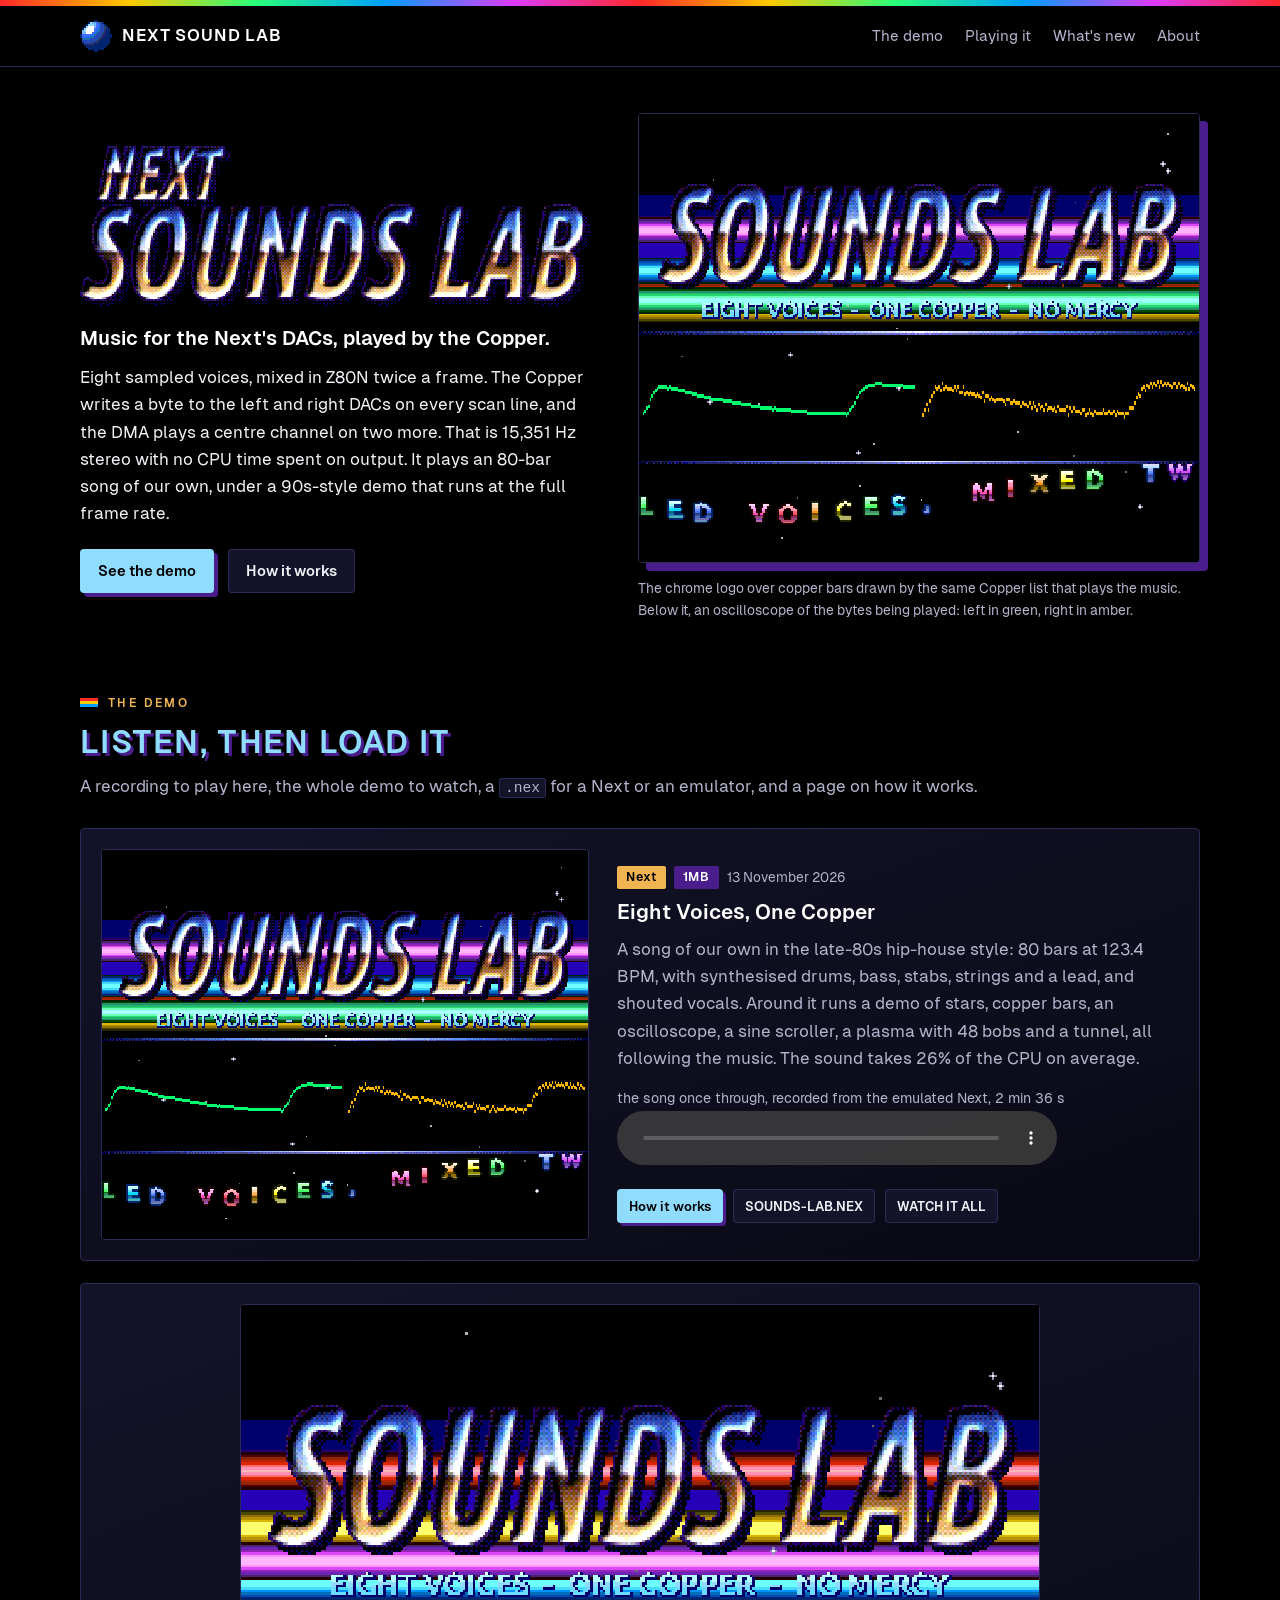
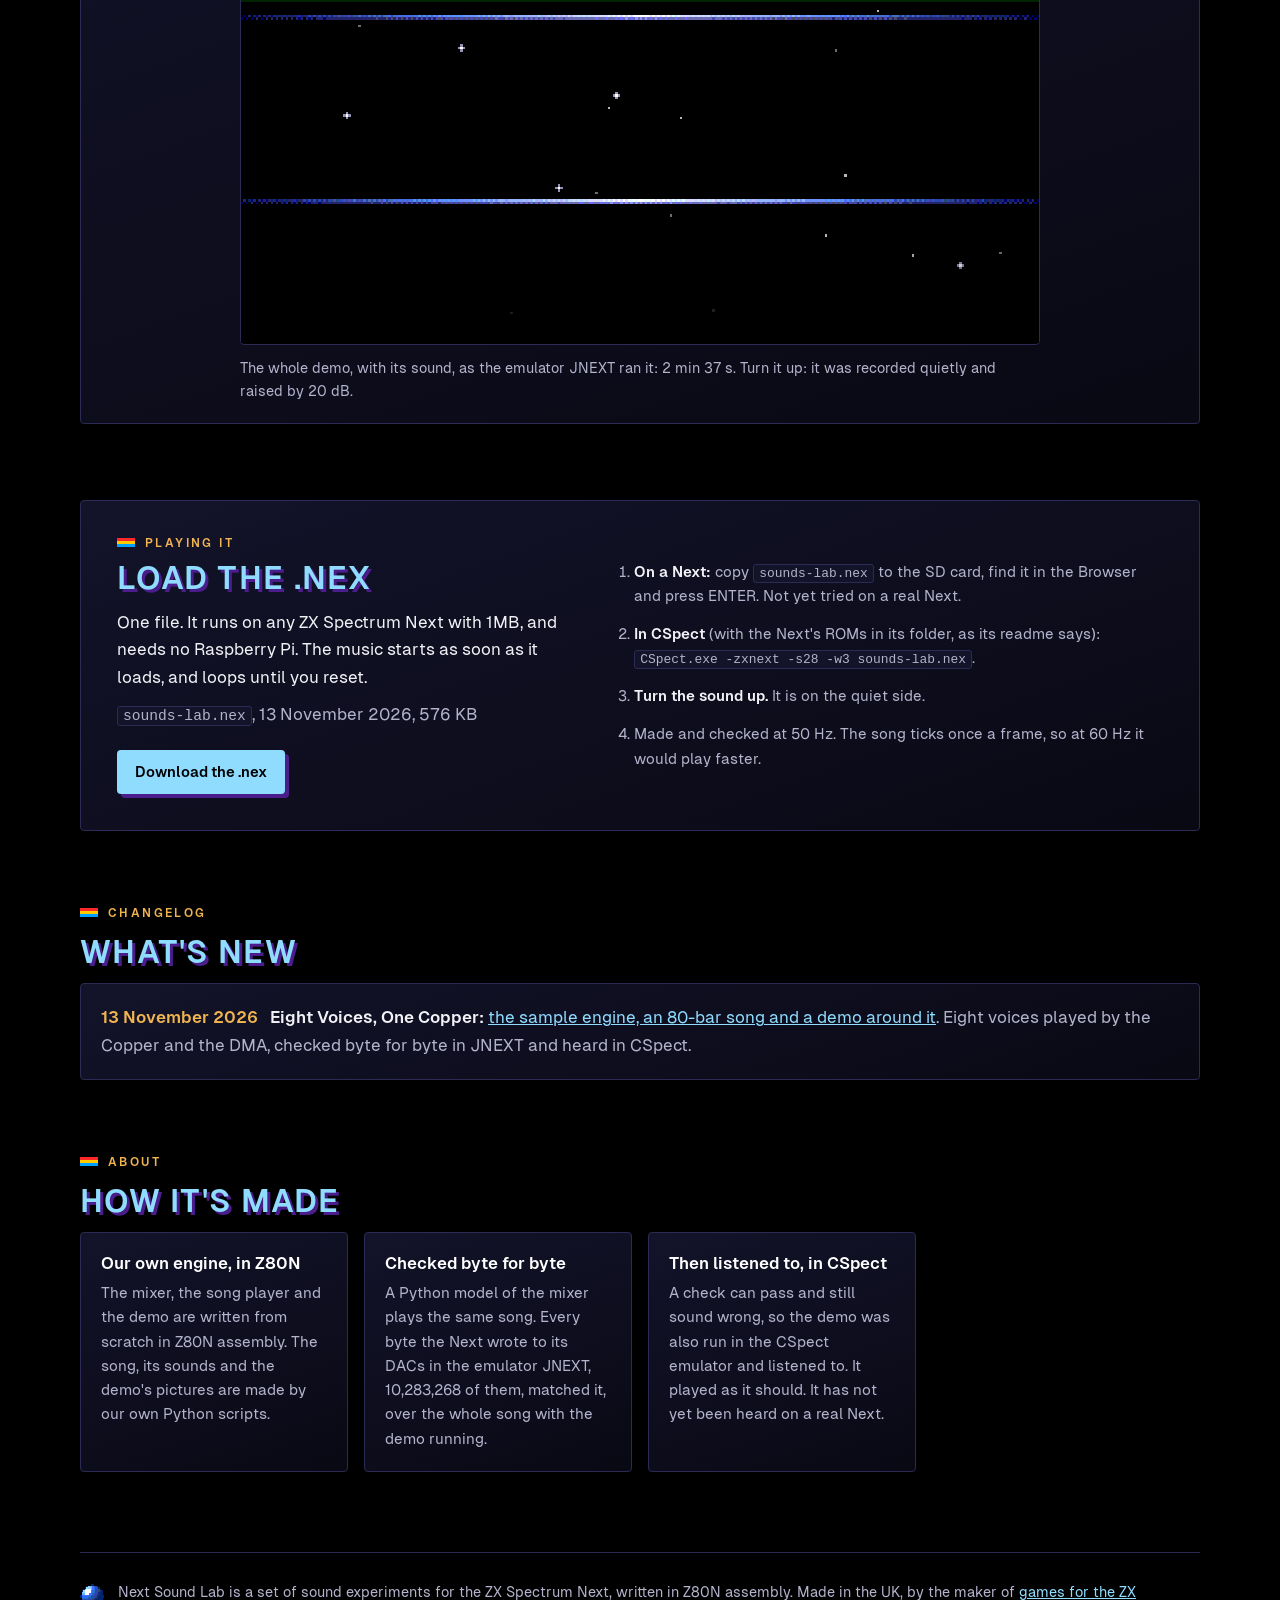
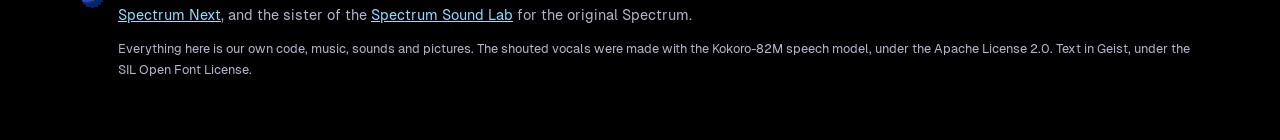
<file: index.html>
<!doctype html>
<html lang="en-GB">
<head>
<meta charset="utf-8">
<meta name="viewport" content="width=device-width,initial-scale=1">
<title>Next Sound Lab: sampled music for the ZX Spectrum Next</title>
<meta name="description" content="Sampled music for the ZX Spectrum Next: eight voices mixed in Z80N and played by the Copper, one byte a scan line, with the DMA on two more DACs. An 80-bar song of our own and a 90s-style demo around it, at 50 frames a second.">
<meta property="og:title" content="Next Sound Lab: sampled music for the ZX Spectrum Next">
<meta property="og:description" content="Eight sampled voices mixed in Z80N and played by the Copper, one byte a scan line, with the DMA on two more DACs. An 80-bar song of our own and a 90s-style demo around it.">
<meta property="og:type" content="website">
<meta property="og:url" content="https://mikeynma.github.io/next-sound-lab/">
<meta property="og:image" content="https://mikeynma.github.io/next-sound-lab/share.png">
<meta property="og:image:type" content="image/png">
<meta property="og:image:width" content="1200">
<meta property="og:image:height" content="630">
<meta property="og:image:alt" content="Next Sound Lab: the chrome SOUNDS LAB logo over a plasma and shiny bobs, sampled music for the ZX Spectrum Next">
<link rel="canonical" href="https://mikeynma.github.io/next-sound-lab/">
<meta name="twitter:card" content="summary_large_image">
<meta name="twitter:image" content="https://mikeynma.github.io/next-sound-lab/share.png">
<meta name="theme-color" content="#000000">
<link rel="icon" href="favicon-32.png" type="image/png">
<link rel="apple-touch-icon" href="apple-touch-icon.png">
<link rel="preload" href="fonts/geist-400.woff2" as="font" type="font/woff2" crossorigin>
<link rel="stylesheet" href="site.css">
</head>
<body>
<div class="tape" aria-hidden="true"></div>
<header class="top">
  <div class="wrap">
    <a class="brand" href="#" aria-label="Next Sound Lab, the front page"><img src="icon.png" width="32" height="32" alt=""><span>Next Sound Lab</span></a>
    <nav aria-label="Sections"><a href="#demos">The demo</a><a href="#loading">Playing it</a><a href="#news">What's new</a><a href="#about">About</a></nav>
  </div>
</header>

<main>
<section class="hero wrap">
  <div class="hero-text">
    <h1><img class="logo" src="logo.png" width="600" height="188" alt="Next Sound Lab"></h1>
    <p class="lead">Music for the Next's DACs, played by the Copper.</p>
    <p>Eight sampled voices, mixed in Z80N twice a frame. The Copper writes a byte to the left and right DACs on every scan line, and the DMA plays a centre channel on two more. That is 15,351 Hz stereo with no CPU time spent on output. It plays an 80-bar song of our own, under a 90s-style demo that runs at the full frame rate.</p>
    <div class="actions">
      <a class="btn" href="#demos">See the demo</a>
      <a class="btn btn-ghost" href="demos/eight-voices/">How it works</a>
    </div>
  </div>
  <figure class="hero-shot">
    <a class="shot" href="shots/logo.png" data-caption="The chrome logo over copper bars drawn by the same Copper list that plays the music. Below it, an oscilloscope of the bytes being played: left in green, right in amber."><img src="shots/logo.png" width="640" height="512" alt="The chrome SOUNDS LAB logo over coloured copper bars, the tag line EIGHT VOICES - ONE COPPER - NO MERCY, a green and amber oscilloscope, and a rainbow scroller"></a>
    <figcaption>The chrome logo over copper bars drawn by the same Copper list that plays the music. Below it, an oscilloscope of the bytes being played: left in green, right in amber.</figcaption>
  </figure>
</section>

<section id="demos" class="wrap">
  <p class="eyebrow">The demo</p>
  <h2>Listen, then load it</h2>
  <p class="sub">A recording to play here, the whole demo to watch, a <code>.nex</code> for a Next or an emulator, and a page on how it works.</p>
  <div class="demos">
    <article class="demo card">
      <div class="demo-media"><video src="videos/eight-voices-loop.mp4" poster="shots/logo.png" width="640" height="512" autoplay muted loop playsinline preload="metadata" aria-label="Sixteen seconds of the demo, without sound: the chrome logo over copper bars, the oscilloscope and the scroller, then a white flash and the plasma with its bobs"></video></div>
      <div class="demo-text">
        <p class="badges"><span class="badge mnext">Next</span><span class="badge m1mb">1MB</span><span class="date">13 November 2026</span></p>
        <h3><a href="demos/eight-voices/">Eight Voices, One Copper</a></h3>
        <p>A song of our own in the late-80s hip-house style: 80 bars at 123.4 BPM, with synthesised drums, bass, stabs, strings and a lead, and shouted vocals. Around it runs a demo of stars, copper bars, an oscilloscope, a sine scroller, a plasma with 48 bobs and a tunnel, all following the music. The sound takes 26% of the CPU on average.</p>
        <p class="listen"><small>the song once through, recorded from the emulated Next, 2 min 36 s</small><br><audio controls preload="none" style="width:100%;max-width:440px" src="audio/eight-voices.mp3"></audio></p>
        <p class="links"><a class="btn btn-small" href="demos/eight-voices/">How it works</a><a class="btn btn-small btn-ghost" href="files/sounds-lab.nex" download>sounds-lab.nex</a><a class="btn btn-small btn-ghost" href="#watch">Watch it all</a></p>
      </div>
    </article>
  </div>
  <figure id="watch" class="card watch">
    <video src="videos/eight-voices.mp4" poster="shots/intro.png" width="640" height="512" controls preload="none" playsinline aria-label="The whole demo with its sound, 2 minutes 37 seconds"></video>
    <figcaption>The whole demo, with its sound, as the emulator JNEXT ran it: 2 min 37 s. Turn it up: it was recorded quietly and raised by 20 dB.</figcaption>
  </figure>
</section>

<section id="loading" class="wrap">
  <div class="card download">
    <div>
      <p class="eyebrow">Playing it</p>
      <h2>Load the .nex</h2>
      <p>One file. It runs on any ZX Spectrum Next with 1MB, and needs no Raspberry Pi. The music starts as soon as it loads, and loops until you reset.</p>
      <p class="meta"><code>sounds-lab.nex</code>, <!--v-->13 November 2026, 576 KB<!--/v--></p>
      <div class="actions"><a class="btn" href="files/sounds-lab.nex" download>Download the .nex</a></div>
    </div>
    <ol class="steps">
      <li><b>On a Next:</b> copy <code>sounds-lab.nex</code> to the SD card, find it in the Browser and press ENTER. Not yet tried on a real Next.</li>
      <li><b>In CSpect</b> (with the Next's ROMs in its folder, as its readme says): <code>CSpect.exe -zxnext -s28 -w3 sounds-lab.nex</code>.</li>
      <li><b>Turn the sound up.</b> It is on the quiet side.</li>
      <li>Made and checked at 50 Hz. The song ticks once a frame, so at 60 Hz it would play faster.</li>
    </ol>
  </div>
</section>

<section id="news" class="wrap">
  <p class="eyebrow">Changelog</p>
  <h2>What's new</h2>
  <div class="log card">
    <ul>
      <li><time datetime="2026-11-13">13 November 2026</time> <b>Eight Voices, One Copper:</b> <a href="demos/eight-voices/">the sample engine, an 80-bar song and a demo around it</a>. Eight voices played by the Copper and the DMA, checked byte for byte in JNEXT and heard in CSpect.</li>
    </ul>
  </div>
</section>

<section id="about" class="wrap">
  <p class="eyebrow">About</p>
  <h2>How it's made</h2>
  <div class="grid cards">
    <article class="card"><h3>Our own engine, in Z80N</h3><p>The mixer, the song player and the demo are written from scratch in Z80N assembly. The song, its sounds and the demo's pictures are made by our own Python scripts.</p></article>
    <article class="card"><h3>Checked byte for byte</h3><p>A Python model of the mixer plays the same song. Every byte the Next wrote to its DACs in the emulator JNEXT, 10,283,268 of them, matched it, over the whole song with the demo running.</p></article>
    <article class="card"><h3>Then listened to, in CSpect</h3><p>A check can pass and still sound wrong, so the demo was also run in the CSpect emulator and listened to. It played as it should. It has not yet been heard on a real Next.</p></article>
  </div>
</section>
</main>

<footer class="wrap foot">
  <img src="icon.png" width="24" height="24" alt="">
  <div>
    <p>Next Sound Lab is a set of sound experiments for the ZX Spectrum Next, written in Z80N assembly. Made in the UK, by the maker of <a href="https://mikeynma.github.io/">games for the ZX Spectrum Next</a>, and the sister of the <a href="https://mikeynma.github.io/spectrum-sound-lab/">Spectrum Sound Lab</a> for the original Spectrum.</p>
    <p class="small">Everything here is our own code, music, sounds and pictures. The shouted vocals were made with the Kokoro-82M speech model, under the Apache License 2.0. Text in Geist, under the SIL Open Font License.</p>
  </div>
</footer>
<dialog class="lightbox" aria-label="Screenshot">
  <figure><img alt=""><figcaption></figcaption></figure>
  <button class="lb-btn lb-prev" type="button" aria-label="Previous picture">&lsaquo;</button>
  <button class="lb-btn lb-next" type="button" aria-label="Next picture">&rsaquo;</button>
  <button class="lb-btn lb-close" type="button" autofocus aria-label="Close">&times;</button>
</dialog>
<script src="site.js"></script>
</body>
</html>
</file>
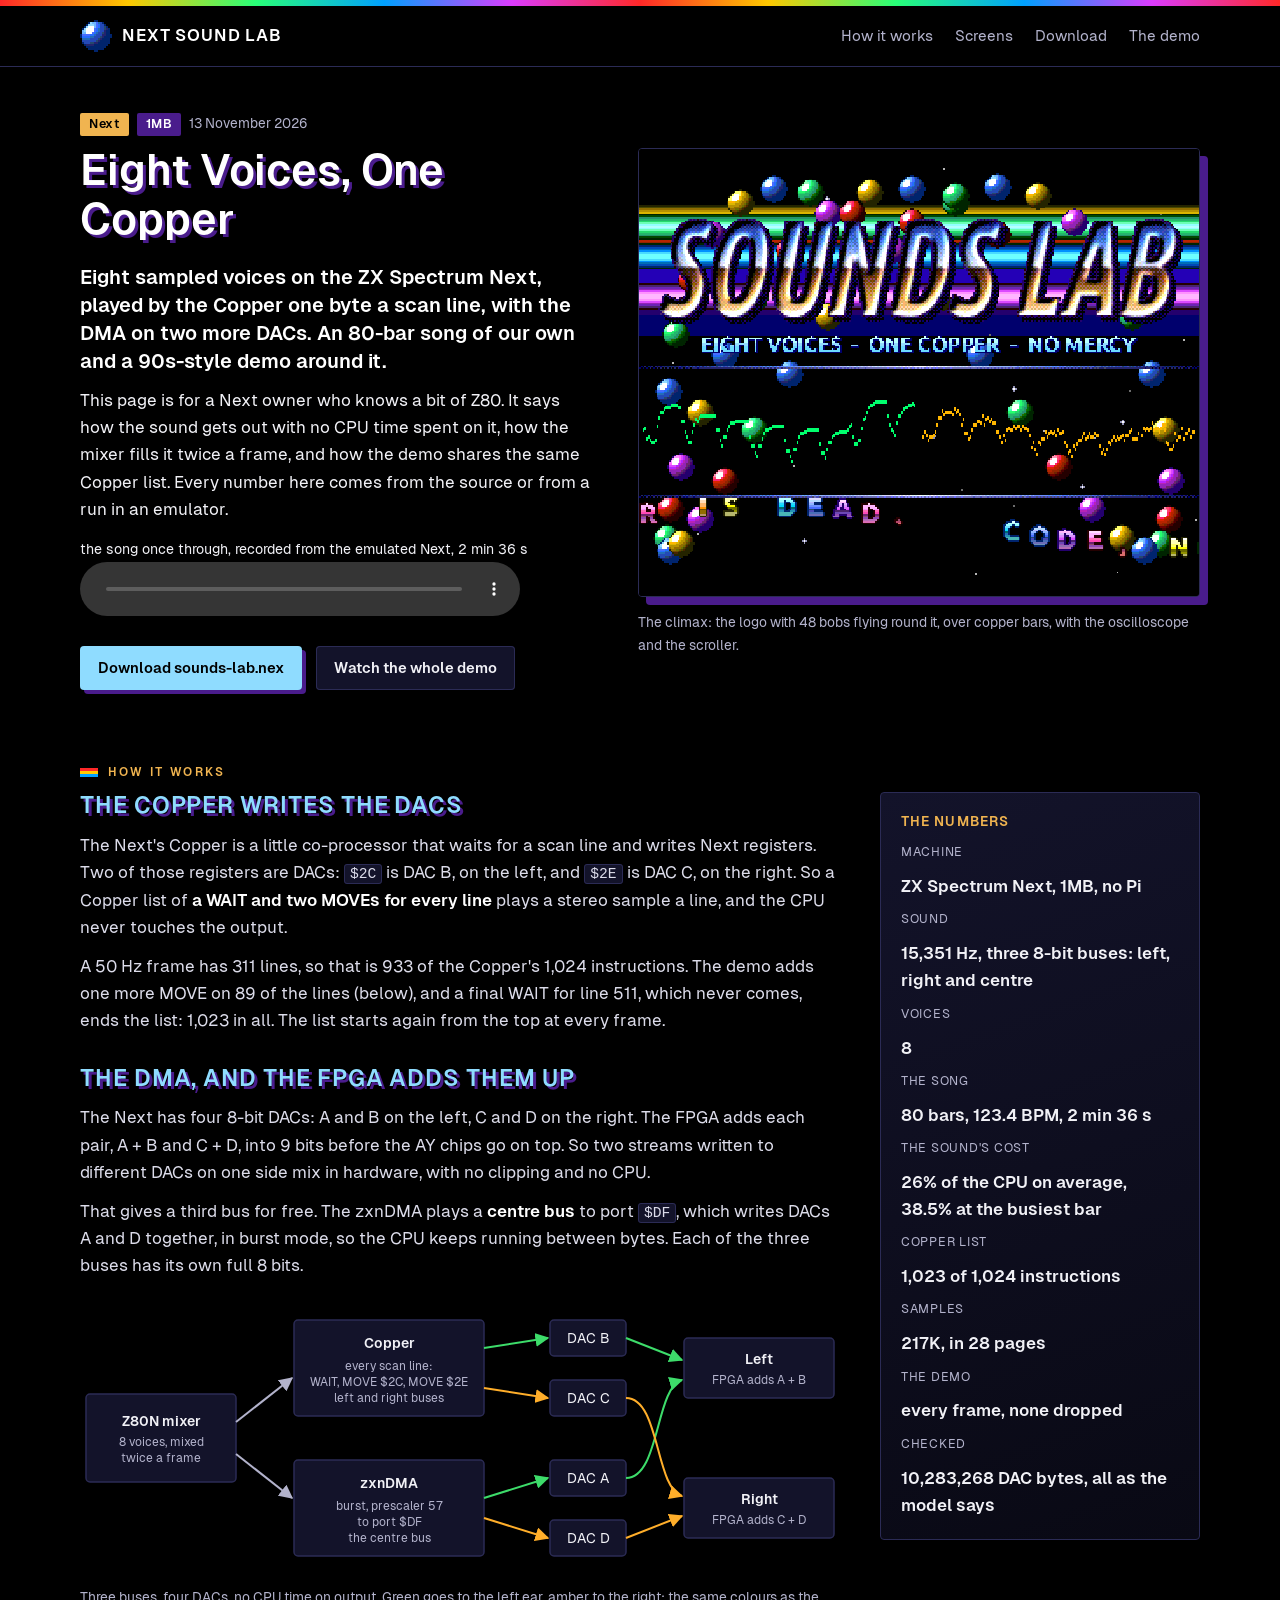
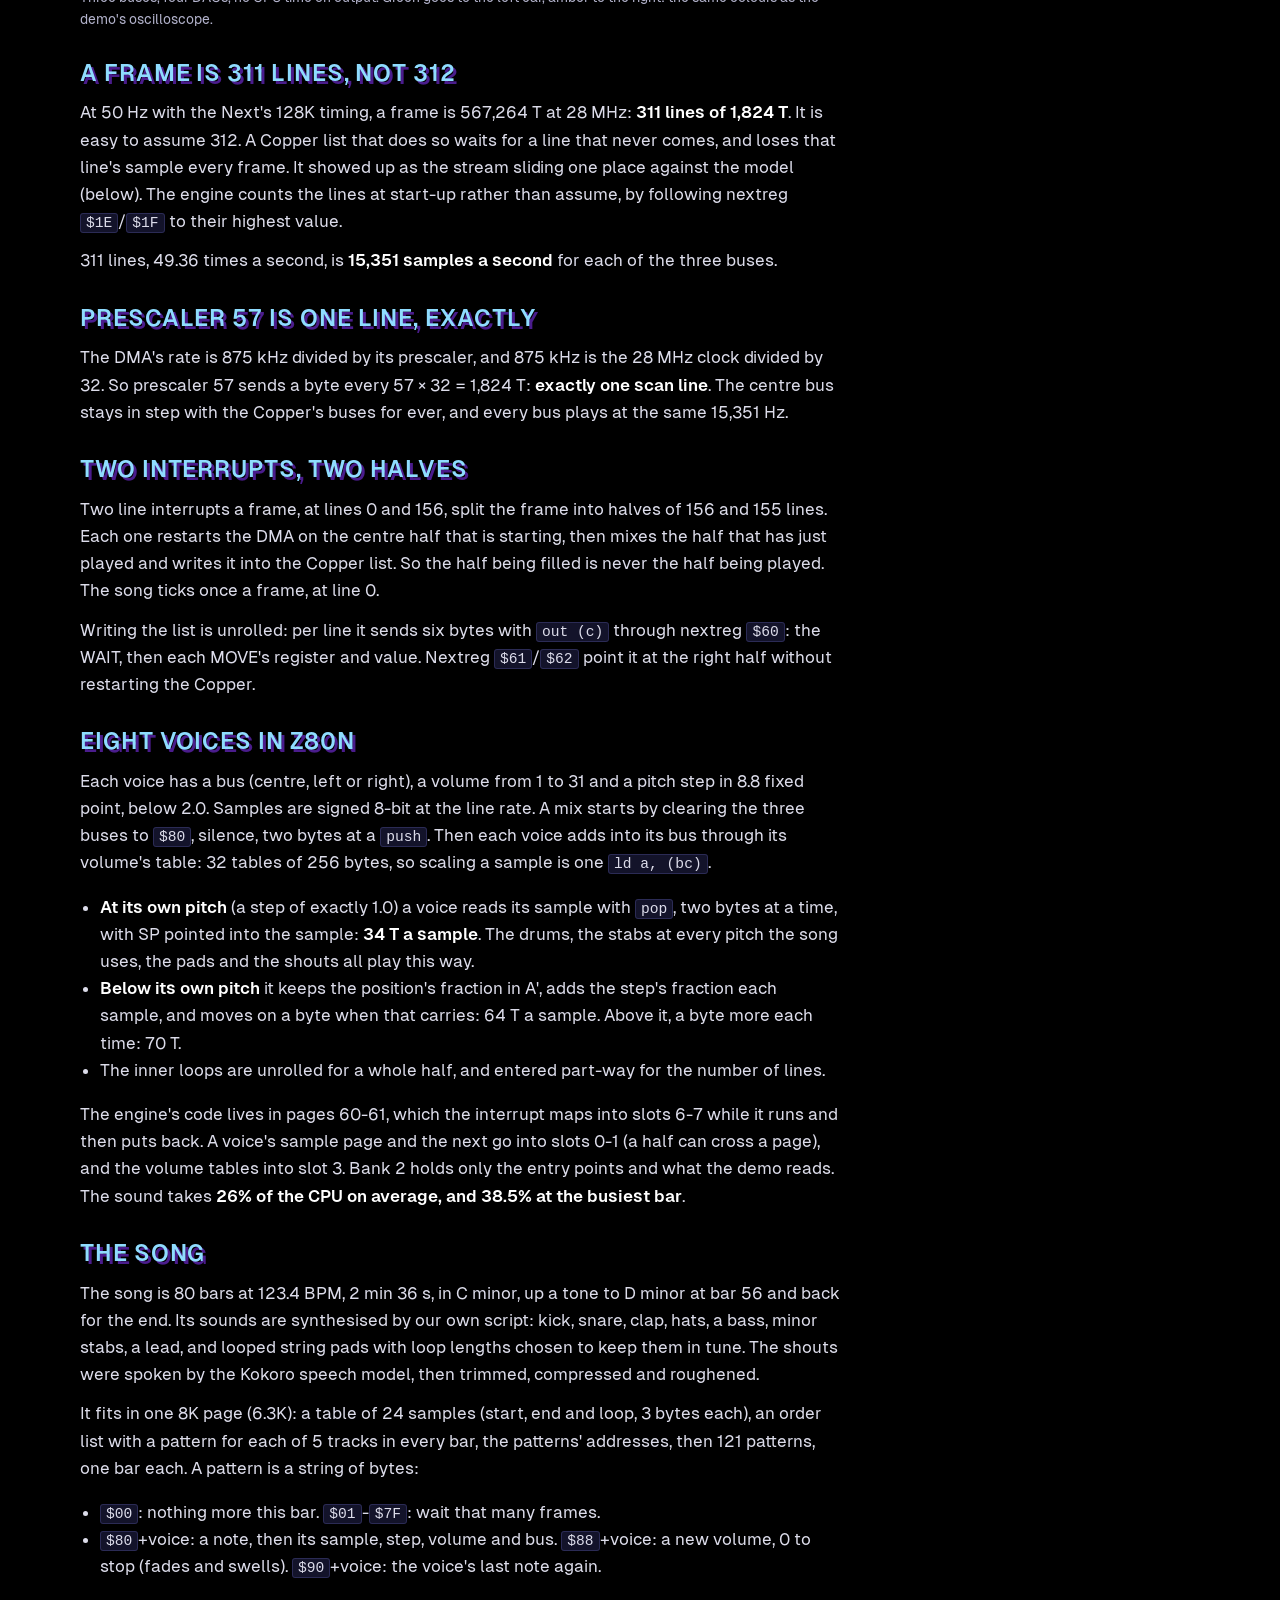
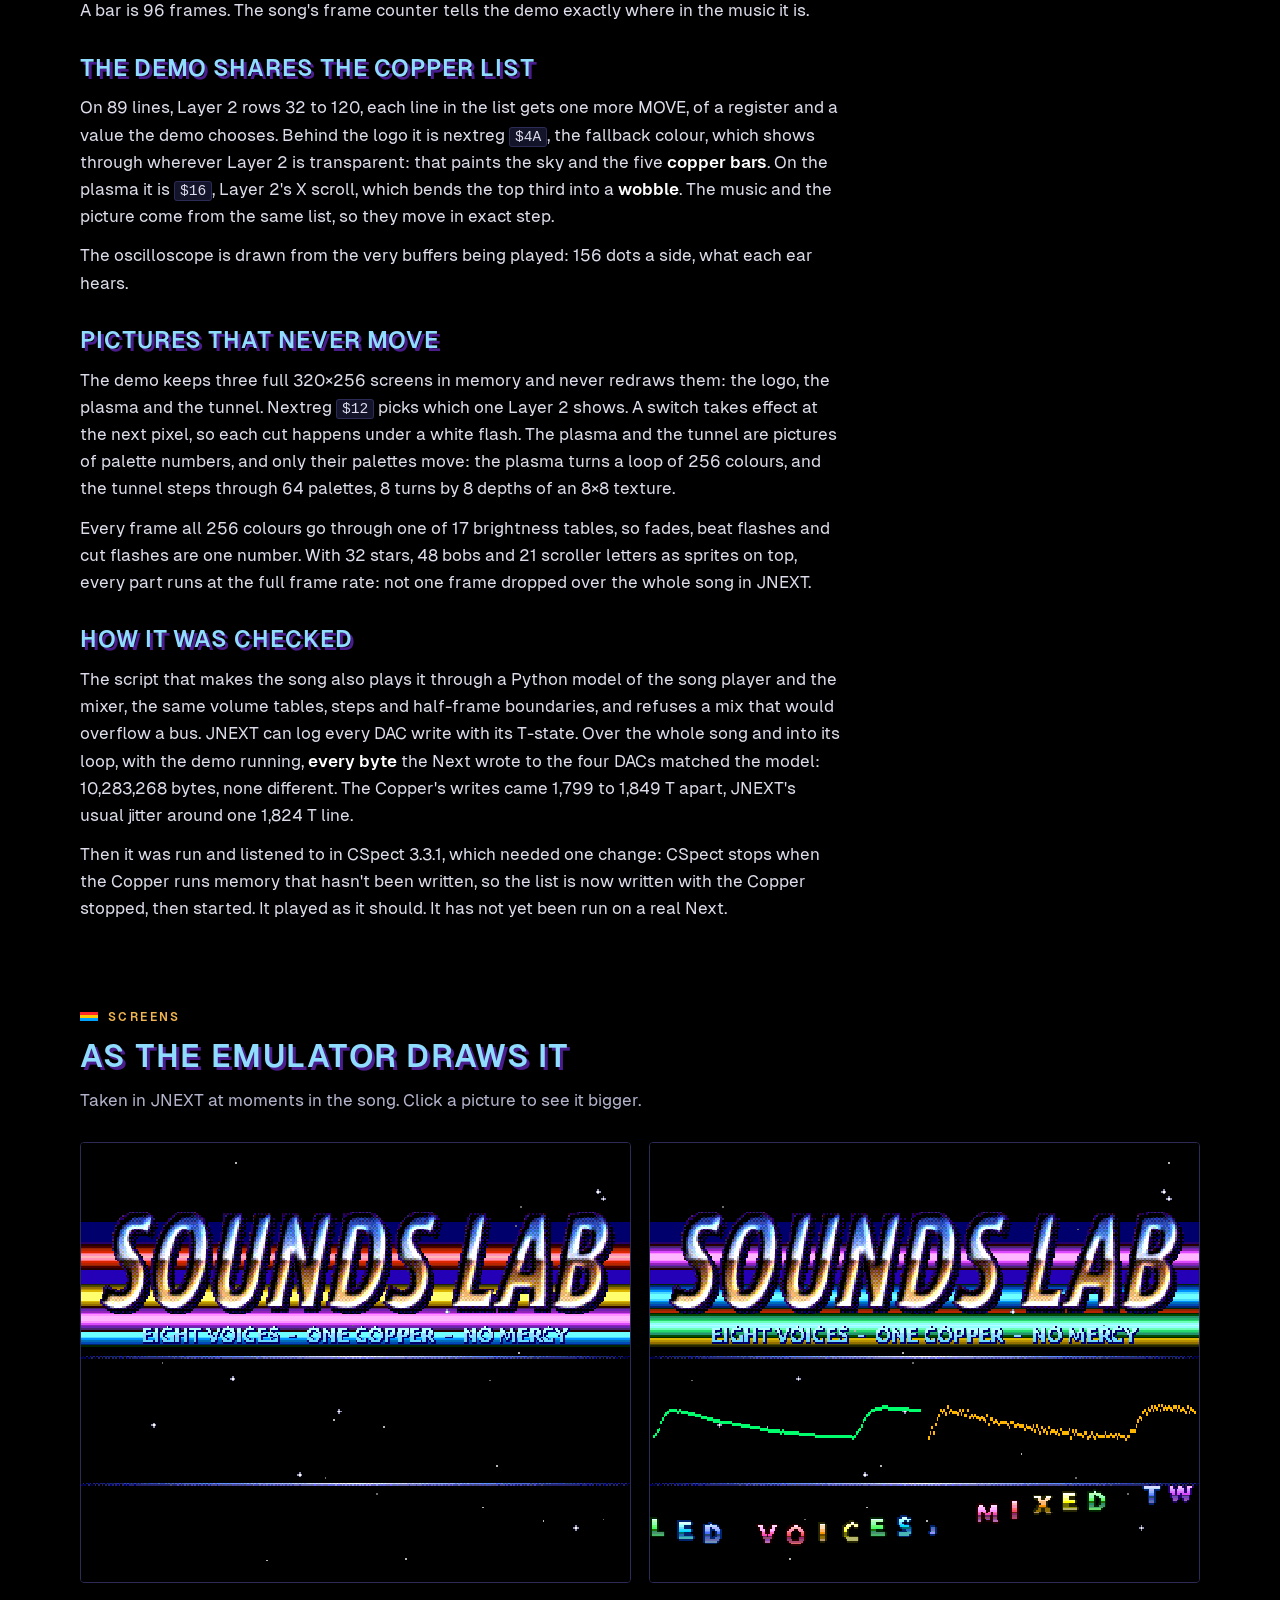
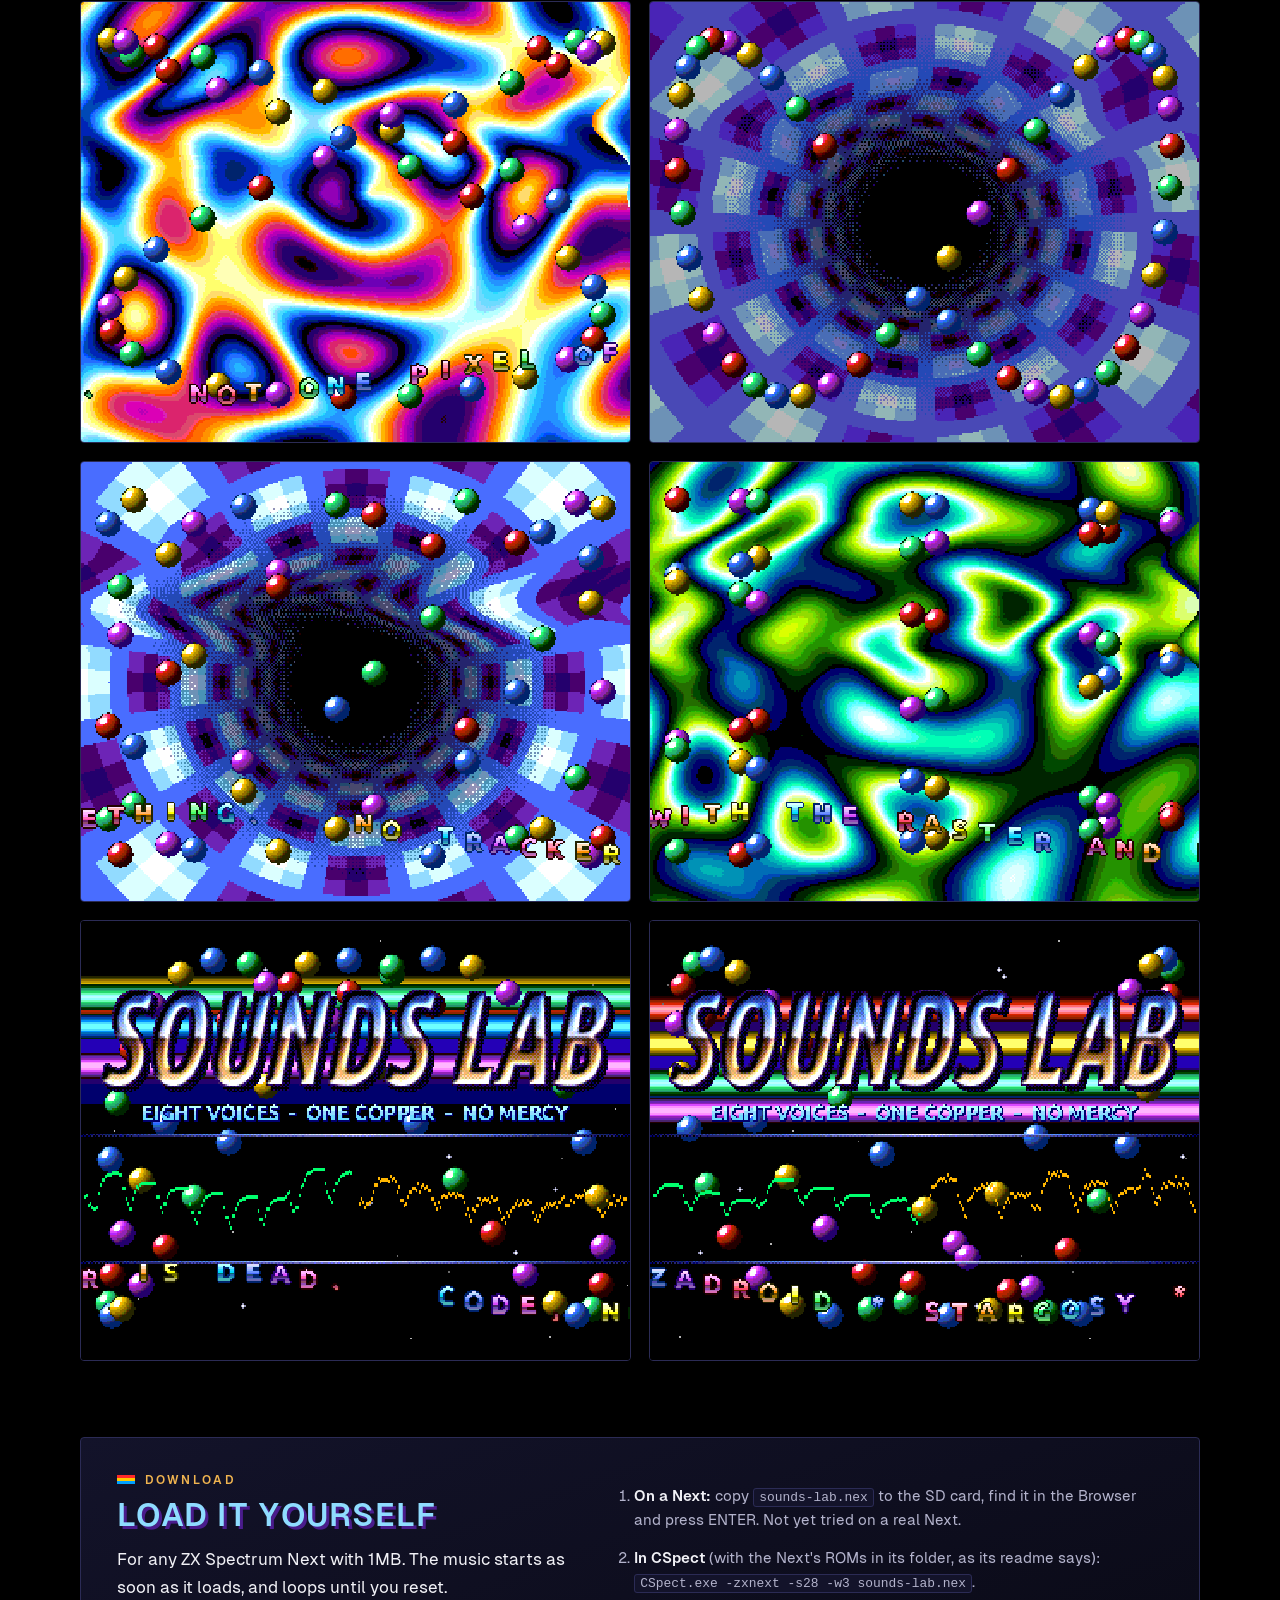
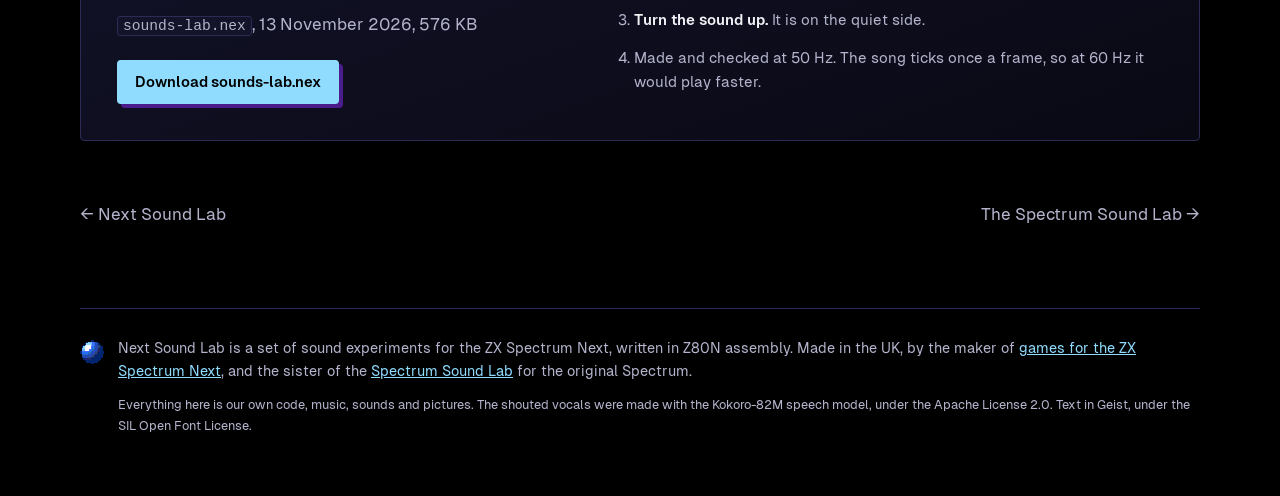
<file: demos/eight-voices/index.html>
<!doctype html>
<html lang="en-GB">
<head>
<meta charset="utf-8">
<meta name="viewport" content="width=device-width,initial-scale=1">
<title>Eight Voices, One Copper: how it works - Next Sound Lab</title>
<meta name="description" content="How the Next Sound Lab plays eight sampled voices: the Copper writes DACs B and C once a scan line, the DMA plays a centre channel to A and D, the FPGA adds them, and two line interrupts mix each half of the frame in Z80N.">
<meta property="og:title" content="Eight Voices, One Copper: how it works - Next Sound Lab">
<meta property="og:description" content="The Copper writes DACs B and C once a scan line, the DMA plays a centre channel to A and D, the FPGA adds them, and two line interrupts mix each half of the frame in Z80N.">
<meta property="og:type" content="website">
<meta property="og:url" content="https://mikeynma.github.io/next-sound-lab/demos/eight-voices/">
<meta property="og:image" content="https://mikeynma.github.io/next-sound-lab/share.png">
<meta property="og:image:type" content="image/png">
<meta property="og:image:width" content="1200">
<meta property="og:image:height" content="630">
<meta property="og:image:alt" content="Next Sound Lab: the chrome SOUNDS LAB logo over a plasma and shiny bobs, sampled music for the ZX Spectrum Next">
<link rel="canonical" href="https://mikeynma.github.io/next-sound-lab/demos/eight-voices/">
<meta name="twitter:card" content="summary_large_image">
<meta name="twitter:image" content="https://mikeynma.github.io/next-sound-lab/share.png">
<meta name="theme-color" content="#000000">
<link rel="icon" href="../../favicon-32.png" type="image/png">
<link rel="apple-touch-icon" href="../../apple-touch-icon.png">
<link rel="preload" href="../../fonts/geist-400.woff2" as="font" type="font/woff2" crossorigin>
<link rel="stylesheet" href="../../site.css">
</head>
<body>
<div class="tape" aria-hidden="true"></div>
<header class="top">
  <div class="wrap">
    <a class="brand" href="../../" aria-label="Next Sound Lab, the front page"><img src="../../icon.png" width="32" height="32" alt=""><span>Next Sound Lab</span></a>
    <nav aria-label="Sections"><a href="#how">How it works</a><a href="#screens">Screens</a><a href="#download">Download</a><a href="../../#demos">The demo</a></nav>
  </div>
</header>

<main>
<section class="hero wrap">
  <div class="hero-text">
    <p class="badges"><span class="badge mnext">Next</span><span class="badge m1mb">1MB</span><span class="date">13 November 2026</span></p>
    <h1 class="title">Eight Voices, One Copper</h1>
    <p class="lead">Eight sampled voices on the ZX Spectrum Next, played by the Copper one byte a scan line, with the DMA on two more DACs. An 80-bar song of our own and a 90s-style demo around it.</p>
    <p>This page is for a Next owner who knows a bit of Z80. It says how the sound gets out with no CPU time spent on it, how the mixer fills it twice a frame, and how the demo shares the same Copper list. Every number here comes from the source or from a run in an emulator.</p>
    <div class="listen"><p><small>the song once through, recorded from the emulated Next, 2 min 36 s</small><br><audio controls preload="none" style="width:100%;max-width:440px" src="../../audio/eight-voices.mp3"></audio></p></div>
    <div class="actions"><a class="btn" href="../../files/sounds-lab.nex" download>Download sounds-lab.nex</a><a class="btn btn-ghost" href="../../#watch">Watch the whole demo</a></div>
  </div>
  <figure class="hero-shot">
    <a class="shot" href="../../shots/climax-logo.png" data-caption="The climax: the logo with 48 bobs flying round it, over copper bars, with the oscilloscope and the scroller."><img src="../../shots/climax-logo.png" width="640" height="512" alt="The chrome SOUNDS LAB logo over copper bars with dozens of shiny coloured bobs around it, the oscilloscope and a rainbow scroller"></a>
    <figcaption>The climax: the logo with 48 bobs flying round it, over copper bars, with the oscilloscope and the scroller.</figcaption>
  </figure>
</section>

<section id="how" class="wrap">
  <p class="eyebrow">How it works</p>
  <div class="tech">
    <div class="tech-text">
      <h2>The Copper writes the DACs</h2>
      <p>The Next's Copper is a little co-processor that waits for a scan line and writes Next registers. Two of those registers are DACs: <code>$2C</code> is DAC B, on the left, and <code>$2E</code> is DAC C, on the right. So a Copper list of <b>a WAIT and two MOVEs for every line</b> plays a stereo sample a line, and the CPU never touches the output.</p>
      <p>A 50 Hz frame has 311 lines, so that is 933 of the Copper's 1,024 instructions. The demo adds one more MOVE on 89 of the lines (below), and a final WAIT for line 511, which never comes, ends the list: 1,023 in all. The list starts again from the top at every frame.</p>

      <h2>The DMA, and the FPGA adds them up</h2>
      <p>The Next has four 8-bit DACs: A and B on the left, C and D on the right. The FPGA adds each pair, A + B and C + D, into 9 bits before the AY chips go on top. So two streams written to different DACs on one side mix in hardware, with no clipping and no CPU.</p>
      <p>That gives a third bus for free. The zxnDMA plays a <b>centre bus</b> to port <code>$DF</code>, which writes DACs A and D together, in burst mode, so the CPU keeps running between bytes. Each of the three buses has its own full 8 bits.</p>
      <figure class="diagram">
        <svg viewBox="0 0 760 280" role="img" aria-labelledby="dg-t">
          <title id="dg-t">The Z80N mixer fills a left, a right and a centre bus. The Copper writes left to DAC B and right to DAC C each scan line. The DMA writes the centre to DACs A and D. The FPGA adds A and B for the left output, and C and D for the right.</title>
          <defs>
            <marker id="ah" viewBox="0 0 10 10" refX="9" refY="5" markerWidth="7" markerHeight="7" orient="auto-start-reverse"><path d="M0 0L10 5L0 10z" fill="#b3b3cc"/></marker>
            <marker id="ag" viewBox="0 0 10 10" refX="9" refY="5" markerWidth="7" markerHeight="7" orient="auto-start-reverse"><path d="M0 0L10 5L0 10z" fill="#3ddc6a"/></marker>
            <marker id="aa" viewBox="0 0 10 10" refX="9" refY="5" markerWidth="7" markerHeight="7" orient="auto-start-reverse"><path d="M0 0L10 5L0 10z" fill="#ffae2a"/></marker>
          </defs>
          <g font-family="Geist, system-ui, sans-serif" font-size="14" fill="#f1f1f6" text-anchor="middle">
            <g fill="#13132a" stroke="#2b2b55" stroke-width="1.5">
              <rect x="6" y="96" width="150" height="88" rx="4"/>
              <rect x="214" y="22" width="190" height="96" rx="4"/>
              <rect x="214" y="162" width="190" height="96" rx="4"/>
              <rect x="470" y="22" width="76" height="36" rx="4"/>
              <rect x="470" y="82" width="76" height="36" rx="4"/>
              <rect x="470" y="162" width="76" height="36" rx="4"/>
              <rect x="470" y="222" width="76" height="36" rx="4"/>
              <rect x="604" y="40" width="150" height="60" rx="4"/>
              <rect x="604" y="180" width="150" height="60" rx="4"/>
            </g>
            <text x="81" y="128" font-weight="700">Z80N mixer</text>
            <text x="81" y="148" fill="#b3b3cc" font-size="12">8 voices, mixed</text>
            <text x="81" y="164" fill="#b3b3cc" font-size="12">twice a frame</text>
            <text x="309" y="50" font-weight="700">Copper</text>
            <text x="309" y="72" fill="#b3b3cc" font-size="12">every scan line:</text>
            <text x="309" y="88" fill="#b3b3cc" font-size="12">WAIT, MOVE $2C, MOVE $2E</text>
            <text x="309" y="104" fill="#b3b3cc" font-size="12">left and right buses</text>
            <text x="309" y="190" font-weight="700">zxnDMA</text>
            <text x="309" y="212" fill="#b3b3cc" font-size="12">burst, prescaler 57</text>
            <text x="309" y="228" fill="#b3b3cc" font-size="12">to port $DF</text>
            <text x="309" y="244" fill="#b3b3cc" font-size="12">the centre bus</text>
            <text x="508" y="45">DAC B</text>
            <text x="508" y="105">DAC C</text>
            <text x="508" y="185">DAC A</text>
            <text x="508" y="245">DAC D</text>
            <text x="679" y="66" font-weight="700">Left</text>
            <text x="679" y="86" fill="#b3b3cc" font-size="12">FPGA adds A + B</text>
            <text x="679" y="206" font-weight="700">Right</text>
            <text x="679" y="226" fill="#b3b3cc" font-size="12">FPGA adds C + D</text>
            <g fill="none" stroke-width="2">
              <path d="M156 124 L212 80" stroke="#b3b3cc" marker-end="url(#ah)"/>
              <path d="M156 156 L212 200" stroke="#b3b3cc" marker-end="url(#ah)"/>
              <path d="M404 50 L468 40" stroke="#3ddc6a" marker-end="url(#ag)"/>
              <path d="M404 90 L468 100" stroke="#ffae2a" marker-end="url(#aa)"/>
              <path d="M404 200 L468 180" stroke="#3ddc6a" marker-end="url(#ag)"/>
              <path d="M404 220 L468 240" stroke="#ffae2a" marker-end="url(#aa)"/>
              <path d="M546 40 L602 62" stroke="#3ddc6a" marker-end="url(#ag)"/>
              <path d="M546 180 C580 180 575 90 602 82" stroke="#3ddc6a" marker-end="url(#ag)"/>
              <path d="M546 100 C580 100 575 190 602 198" stroke="#ffae2a" marker-end="url(#aa)"/>
              <path d="M546 240 L602 218" stroke="#ffae2a" marker-end="url(#aa)"/>
            </g>
          </g>
        </svg>
        <figcaption>Three buses, four DACs, no CPU time on output. Green goes to the left ear, amber to the right: the same colours as the demo's oscilloscope.</figcaption>
      </figure>

      <h2>A frame is 311 lines, not 312</h2>
      <p>At 50 Hz with the Next's 128K timing, a frame is 567,264 T at 28 MHz: <b>311 lines of 1,824 T</b>. It is easy to assume 312. A Copper list that does so waits for a line that never comes, and loses that line's sample every frame. It showed up as the stream sliding one place against the model (below). The engine counts the lines at start-up rather than assume, by following nextreg <code>$1E</code>/<code>$1F</code> to their highest value.</p>
      <p>311 lines, 49.36 times a second, is <b>15,351 samples a second</b> for each of the three buses.</p>

      <h2>Prescaler 57 is one line, exactly</h2>
      <p>The DMA's rate is 875 kHz divided by its prescaler, and 875 kHz is the 28 MHz clock divided by 32. So prescaler 57 sends a byte every 57 &times; 32 = 1,824 T: <b>exactly one scan line</b>. The centre bus stays in step with the Copper's buses for ever, and every bus plays at the same 15,351 Hz.</p>

      <h2>Two interrupts, two halves</h2>
      <p>Two line interrupts a frame, at lines 0 and 156, split the frame into halves of 156 and 155 lines. Each one restarts the DMA on the centre half that is starting, then mixes the half that has just played and writes it into the Copper list. So the half being filled is never the half being played. The song ticks once a frame, at line 0.</p>
      <p>Writing the list is unrolled: per line it sends six bytes with <code>out (c)</code> through nextreg <code>$60</code>: the WAIT, then each MOVE's register and value. Nextreg <code>$61</code>/<code>$62</code> point it at the right half without restarting the Copper.</p>

      <h2>Eight voices in Z80N</h2>
      <p>Each voice has a bus (centre, left or right), a volume from 1 to 31 and a pitch step in 8.8 fixed point, below 2.0. Samples are signed 8-bit at the line rate. A mix starts by clearing the three buses to <code>$80</code>, silence, two bytes at a <code>push</code>. Then each voice adds into its bus through its volume's table: 32 tables of 256 bytes, so scaling a sample is one <code>ld a, (bc)</code>.</p>
      <ul>
        <li><b>At its own pitch</b> (a step of exactly 1.0) a voice reads its sample with <code>pop</code>, two bytes at a time, with SP pointed into the sample: <b>34 T a sample</b>. The drums, the stabs at every pitch the song uses, the pads and the shouts all play this way.</li>
        <li><b>Below its own pitch</b> it keeps the position's fraction in A', adds the step's fraction each sample, and moves on a byte when that carries: 64 T a sample. Above it, a byte more each time: 70 T.</li>
        <li>The inner loops are unrolled for a whole half, and entered part-way for the number of lines.</li>
      </ul>
      <p>The engine's code lives in pages 60-61, which the interrupt maps into slots 6-7 while it runs and then puts back. A voice's sample page and the next go into slots 0-1 (a half can cross a page), and the volume tables into slot 3. Bank 2 holds only the entry points and what the demo reads. The sound takes <b>26% of the CPU on average, and 38.5% at the busiest bar</b>.</p>

      <h2>The song</h2>
      <p>The song is 80 bars at 123.4 BPM, 2 min 36 s, in C minor, up a tone to D minor at bar 56 and back for the end. Its sounds are synthesised by our own script: kick, snare, clap, hats, a bass, minor stabs, a lead, and looped string pads with loop lengths chosen to keep them in tune. The shouts were spoken by the Kokoro speech model, then trimmed, compressed and roughened.</p>
      <p>It fits in one 8K page (6.3K): a table of 24 samples (start, end and loop, 3 bytes each), an order list with a pattern for each of 5 tracks in every bar, the patterns' addresses, then 121 patterns, one bar each. A pattern is a string of bytes:</p>
      <ul>
        <li><code>$00</code>: nothing more this bar. <code>$01</code>-<code>$7F</code>: wait that many frames.</li>
        <li><code>$80</code>+voice: a note, then its sample, step, volume and bus. <code>$88</code>+voice: a new volume, 0 to stop (fades and swells). <code>$90</code>+voice: the voice's last note again.</li>
      </ul>
      <p>A bar is 96 frames. The song's frame counter tells the demo exactly where in the music it is.</p>

      <h2>The demo shares the Copper list</h2>
      <p>On 89 lines, Layer 2 rows 32 to 120, each line in the list gets one more MOVE, of a register and a value the demo chooses. Behind the logo it is nextreg <code>$4A</code>, the fallback colour, which shows through wherever Layer 2 is transparent: that paints the sky and the five <b>copper bars</b>. On the plasma it is <code>$16</code>, Layer 2's X scroll, which bends the top third into a <b>wobble</b>. The music and the picture come from the same list, so they move in exact step.</p>
      <p>The oscilloscope is drawn from the very buffers being played: 156 dots a side, what each ear hears.</p>

      <h2>Pictures that never move</h2>
      <p>The demo keeps three full 320&times;256 screens in memory and never redraws them: the logo, the plasma and the tunnel. Nextreg <code>$12</code> picks which one Layer 2 shows. A switch takes effect at the next pixel, so each cut happens under a white flash. The plasma and the tunnel are pictures of palette numbers, and only their palettes move: the plasma turns a loop of 256 colours, and the tunnel steps through 64 palettes, 8 turns by 8 depths of an 8&times;8 texture.</p>
      <p>Every frame all 256 colours go through one of 17 brightness tables, so fades, beat flashes and cut flashes are one number. With 32 stars, 48 bobs and 21 scroller letters as sprites on top, every part runs at the full frame rate: not one frame dropped over the whole song in JNEXT.</p>

      <h2>How it was checked</h2>
      <p>The script that makes the song also plays it through a Python model of the song player and the mixer, the same volume tables, steps and half-frame boundaries, and refuses a mix that would overflow a bus. JNEXT can log every DAC write with its T-state. Over the whole song and into its loop, with the demo running, <b>every byte</b> the Next wrote to the four DACs matched the model: 10,283,268 bytes, none different. The Copper's writes came 1,799 to 1,849 T apart, JNEXT's usual jitter around one 1,824 T line.</p>
      <p>Then it was run and listened to in CSpect 3.3.1, which needed one change: CSpect stops when the Copper runs memory that hasn't been written, so the list is now written with the Copper stopped, then started. It played as it should. It has not yet been run on a real Next.</p>
    </div>
    <aside class="card numbers">
      <h3>The numbers</h3>
      <dl><dt>Machine</dt><dd>ZX Spectrum Next, 1MB, no Pi</dd><dt>Sound</dt><dd>15,351 Hz, three 8-bit buses: left, right and centre</dd><dt>Voices</dt><dd>8</dd><dt>The song</dt><dd>80 bars, 123.4 BPM, 2 min 36 s</dd><dt>The sound's cost</dt><dd>26% of the CPU on average, 38.5% at the busiest bar</dd><dt>Copper list</dt><dd>1,023 of 1,024 instructions</dd><dt>Samples</dt><dd>217K, in 28 pages</dd><dt>The demo</dt><dd>every frame, none dropped</dd><dt>Checked</dt><dd>10,283,268 DAC bytes, all as the model says</dd></dl>
    </aside>
  </div>
</section>

<section id="screens" class="wrap">
  <p class="eyebrow">Screens</p>
  <h2>As the emulator draws it</h2>
  <p class="sub">Taken in JNEXT at moments in the song. Click a picture to see it bigger.</p>
  <div class="gallery">
    <a class="shot" href="../../shots/intro.png" data-caption="The intro: stars, then the logo, its tag line and the copper bars fade in."><img src="../../shots/intro.png" width="640" height="512" loading="lazy" alt="The chrome SOUNDS LAB logo over copper bars, its tag line, and stars on black"></a>
    <a class="shot" href="../../shots/logo.png" data-caption="The first verse: the logo over copper bars, the oscilloscope of the bytes being played, and the sine scroller."><img src="../../shots/logo.png" width="640" height="512" loading="lazy" alt="The logo over copper bars, a green and amber oscilloscope, and a rainbow scroller"></a>
    <a class="shot" href="../../shots/plasma.png" data-caption="The plasma: not one pixel moves, only the palette, and the Copper bends the top third. 48 bobs fly over it."><img src="../../shots/plasma.png" width="640" height="512" loading="lazy" alt="A green and blue plasma with dozens of shiny coloured bobs and a scroller along the bottom"></a>
    <a class="shot" href="../../shots/breakdown.png" data-caption="The breakdown: the tunnel, dimmed and slow, with the bobs in a ring."><img src="../../shots/breakdown.png" width="640" height="512" loading="lazy" alt="A blue and purple chequered tunnel with a ring of coloured bobs"></a>
    <a class="shot" href="../../shots/climax-tunnel.png" data-caption="The climax cuts every 4 bars. First the tunnel at full speed, with the wobble on its top third."><img src="../../shots/climax-tunnel.png" width="640" height="512" loading="lazy" alt="A bright chequered tunnel, its top part bent sideways, with bobs and a scroller"></a>
    <a class="shot" href="../../shots/climax-plasma.png" data-caption="Then the plasma in new colours."><img src="../../shots/climax-plasma.png" width="640" height="512" loading="lazy" alt="An orange, white and blue plasma with bobs and a scroller"></a>
    <a class="shot" href="../../shots/climax-logo.png" data-caption="Then the logo with the bobs behind it."><img src="../../shots/climax-logo.png" width="640" height="512" loading="lazy" alt="The chrome logo with dozens of bobs around it, the oscilloscope and the scroller"></a>
    <a class="shot" href="../../shots/greetings.png" data-caption="The greetings scroll by near the end."><img src="../../shots/greetings.png" width="640" height="512" loading="lazy" alt="The logo, the oscilloscope and bobs, with greetings in the scroller"></a>
  </div>
</section>

<section id="download" class="wrap">
  <div class="card download">
    <div>
      <p class="eyebrow">Download</p>
      <h2>Load it yourself</h2>
      <p>For any ZX Spectrum Next with 1MB. The music starts as soon as it loads, and loops until you reset.</p>
      <p class="meta"><code>sounds-lab.nex</code>, <!--v-->13 November 2026, 576 KB<!--/v--></p>
      <div class="actions"><a class="btn" href="../../files/sounds-lab.nex" download>Download sounds-lab.nex</a></div>
    </div>
    <ol class="steps">
      <li><b>On a Next:</b> copy <code>sounds-lab.nex</code> to the SD card, find it in the Browser and press ENTER. Not yet tried on a real Next.</li>
      <li><b>In CSpect</b> (with the Next's ROMs in its folder, as its readme says): <code>CSpect.exe -zxnext -s28 -w3 sounds-lab.nex</code>.</li>
      <li><b>Turn the sound up.</b> It is on the quiet side.</li>
      <li>Made and checked at 50 Hz. The song ticks once a frame, so at 60 Hz it would play faster.</li>
    </ol>
  </div>
</section>

<nav class="wrap pager" aria-label="Other pages">
  <a href="../../">&larr; Next Sound Lab</a>
  <a href="https://mikeynma.github.io/spectrum-sound-lab/">The Spectrum Sound Lab &rarr;</a>
</nav>
</main>

<footer class="wrap foot">
  <img src="../../icon.png" width="24" height="24" alt="">
  <div>
    <p>Next Sound Lab is a set of sound experiments for the ZX Spectrum Next, written in Z80N assembly. Made in the UK, by the maker of <a href="https://mikeynma.github.io/">games for the ZX Spectrum Next</a>, and the sister of the <a href="https://mikeynma.github.io/spectrum-sound-lab/">Spectrum Sound Lab</a> for the original Spectrum.</p>
    <p class="small">Everything here is our own code, music, sounds and pictures. The shouted vocals were made with the Kokoro-82M speech model, under the Apache License 2.0. Text in Geist, under the SIL Open Font License.</p>
  </div>
</footer>
<dialog class="lightbox" aria-label="Screenshot">
  <figure><img alt=""><figcaption></figcaption></figure>
  <button class="lb-btn lb-prev" type="button" aria-label="Previous picture">&lsaquo;</button>
  <button class="lb-btn lb-next" type="button" aria-label="Next picture">&rsaquo;</button>
  <button class="lb-btn lb-close" type="button" autofocus aria-label="Close">&times;</button>
</dialog>
<script src="../../site.js"></script>
</body>
</html>
</file>
<file: site.css>
/* Next Sound Lab - written by hand. The look of the Spectrum Sound Lab's page, in the demo's
   chrome and copper: chrome blue, copper gold, the logo's purple shadow, the copper bars. */
@font-face { font-family: Geist; src: url(fonts/geist-400.woff2) format("woff2"); font-weight: 400; font-display: swap; }
@font-face { font-family: Geist; src: url(fonts/geist-600.woff2) format("woff2"); font-weight: 600 900; font-display: swap; }

/* the demo: black, chrome blue (--cyan), copper (--yellow), the logo's purple shadow (--blue) */
:root {
  color-scheme: dark;
  --bg: #000;
  --card: #090914;
  --card-hi: #13132a;
  --border: #2b2b55;
  --fg: #f1f1f6;
  --muted: #b3b3cc;
  --heading: #fff;
  --cyan: #8fdcff;
  --yellow: #f0b450;
  --red: #ff2828;
  --blue: #4a1c8c;
  --radius: 4px;
}
* { box-sizing: border-box; }
html { scroll-behavior: smooth; scroll-padding-top: 76px; }
body { margin: 0; color: var(--fg); background: var(--bg); font: 17px/1.6 Geist, system-ui, sans-serif; -webkit-font-smoothing: antialiased; }
a { color: var(--cyan); }
img, video { max-width: 100%; height: auto; }
.wrap { width: min(1120px, 100% - 32px); margin-inline: auto; }
h1, h2, h3 { line-height: 1.2; margin: 0; }
h2 { font: 900 clamp(1.4rem, 3vw, 2rem)/1.2 Geist, system-ui, sans-serif; text-transform: uppercase; letter-spacing: 0.04em; color: var(--cyan); margin-bottom: 12px; text-shadow: 3px 3px 0 var(--blue); }
h3 { font: 700 1.05rem/1.3 Geist, system-ui, sans-serif; color: var(--heading); margin-bottom: 6px; }
p { margin: 0 0 12px; }
code { font: 0.86em ui-monospace, monospace; background: var(--card-hi); border: 1px solid var(--border); border-radius: 3px; padding: 1px 5px; }
:focus-visible { outline: 2px solid var(--yellow); outline-offset: 2px; }

/* the copper bars, sliding, along the very top */
.tape { position: fixed; inset: 0 0 auto; height: 6px; z-index: 20;
  background: linear-gradient(90deg, #ff2828, #ffc800, #28ff78, #00a0ff, #dc3cff, #ff2828) 0 0 / 50% 100%; animation: roll 6s linear infinite; }
@keyframes roll { to { background-position: 100% 0; } }
@media (prefers-reduced-motion: reduce) { .tape { animation: none; } html { scroll-behavior: auto; } }

/* the bar along the top */
.top { position: sticky; top: 6px; z-index: 10; background: rgb(0 0 0 / 0.88); backdrop-filter: blur(8px); border-bottom: 1px solid var(--border); }
.top .wrap { display: flex; align-items: center; gap: 24px; height: 60px; }
.brand { display: flex; align-items: center; gap: 10px; font: 900 1.05rem/1 Geist, system-ui, sans-serif; text-transform: uppercase; letter-spacing: 0.05em; color: var(--heading); text-decoration: none; white-space: nowrap; }
.brand img { image-rendering: pixelated; }
.top nav { display: flex; gap: 22px; margin-left: auto; }
.top nav a { color: var(--muted); text-decoration: none; font-size: 0.95rem; }
.top nav a:hover { color: var(--fg); }

/* buttons and badges: flat colour, a hard shadow, like a Spectrum menu */
.btn { display: inline-flex; align-items: center; gap: 8px; min-height: 44px; padding: 10px 18px; line-height: 1.25; border-radius: var(--radius); background: var(--cyan); color: #000; font: 700 0.92rem/1 Geist, system-ui, sans-serif; text-decoration: none; border: 0; box-shadow: 4px 4px 0 var(--blue); transition: transform 0.1s, box-shadow 0.1s; }
.btn:hover { transform: translate(-1px, -1px); box-shadow: 5px 5px 0 var(--blue); }
.btn:active { transform: translate(3px, 3px); box-shadow: 1px 1px 0 var(--blue); }
.btn small { font-weight: 400; opacity: 0.7; }
.btn-ghost { background: var(--card-hi); color: var(--fg); box-shadow: inset 0 0 0 1px var(--border), 4px 4px 0 #000; }
.btn-ghost:hover { box-shadow: inset 0 0 0 1px var(--muted), 5px 5px 0 #000; }
.btn-small { min-height: 34px; padding: 6px 12px; font-size: 0.82rem; box-shadow: 3px 3px 0 var(--blue); }
.btn-small.btn-ghost { box-shadow: inset 0 0 0 1px var(--border); text-transform: uppercase; }
.badges { display: flex; flex-wrap: wrap; align-items: center; gap: 8px; margin-bottom: 10px; }
.badge { display: inline-block; padding: 2px 9px; border-radius: 2px; font: 800 0.78rem/1.5 Geist, system-ui, sans-serif; letter-spacing: 0.05em; }
.mnext { background: var(--yellow); color: #000; }
.m1mb { background: var(--blue); color: #fff; }
.date { color: var(--muted); font-size: 0.85rem; }

/* sections */
main { overflow-x: clip; }
main > section { padding: 76px 0 0; }
.eyebrow { display: flex; align-items: center; gap: 10px; font: 800 0.75rem/1 Geist, system-ui, sans-serif; text-transform: uppercase; letter-spacing: 0.2em; color: var(--yellow); margin-bottom: 14px; }
.eyebrow::before { content: ""; width: 18px; height: 9px; background: linear-gradient(#ff2828 0 33%, #ffc800 33% 67%, #00a0ff 67%); }
.sub, .meta { color: var(--muted); }
.sub { margin-bottom: 28px; }

/* grid items may shrink below their content (a long button, a wide picture) */
.hero > *, .demo > *, .tech > *, .download > * { min-width: 0; }

/* the top of a page */
.hero { display: grid; grid-template-columns: 1fr 1.1fr; gap: 48px; align-items: center; padding-top: 52px; }
.hero h1 { margin: 6px 0 18px; }
.hero h1.title { font: 900 clamp(1.8rem, 4vw, 2.7rem)/1.15 Geist, system-ui, sans-serif; color: var(--heading); text-shadow: 3px 3px 0 var(--blue); }
.logo { display: block; width: min(560px, 100%); image-rendering: pixelated; }
.lead { font: 600 1.25rem/1.4 Geist, system-ui, sans-serif; color: var(--heading); }
.actions { display: flex; flex-wrap: wrap; gap: 14px; margin-top: 22px; }
.hero-shot { margin: 0; }
.hero-shot img, .hero-shot video, .gallery img, .demo-media img, .demo-media video { display: block; width: 100%; image-rendering: pixelated; background: #000; border: 1px solid var(--border); border-radius: var(--radius); }
.hero-shot img, .hero-shot video { box-shadow: 8px 8px 0 var(--blue); }
.hero-shot figcaption { margin-top: 14px; font-size: 0.86rem; color: var(--muted); }

/* the demos on the front page */
.demos { display: grid; gap: 22px; }
.demo { display: grid; grid-template-columns: minmax(0, 1fr) minmax(0, 1.15fr); gap: 28px; align-items: center; padding: 20px; }
.demo h3 { font-size: 1.3rem; margin-bottom: 10px; }
.demo h3 a { color: var(--heading); text-decoration: none; }
.demo h3 a:hover { color: var(--cyan); }
.demo p { color: var(--muted); }
.demo .links { display: flex; flex-wrap: wrap; gap: 10px; margin: 16px 0 0; }

/* the whole demo, with sound */
.watch { margin: 22px 0 0; padding: 20px; }
.watch video { display: block; width: 100%; max-width: 800px; margin-inline: auto; image-rendering: pixelated; background: #000; border: 1px solid var(--border); border-radius: var(--radius); }
.watch figcaption { max-width: 800px; margin: 12px auto 0; color: var(--muted); font-size: 0.9rem; }

/* the diagram on the how-it-works page */
.diagram { margin: 18px 0 22px; overflow-x: auto; }
.diagram svg { display: block; width: 100%; min-width: 620px; height: auto; }  /* a phone scrolls it sideways */
.diagram figcaption { color: var(--muted); font-size: 0.86rem; margin-top: 8px; }

/* cards */
.grid { display: grid; gap: 16px; }
.cards { grid-template-columns: repeat(auto-fill, minmax(260px, 1fr)); }
.card { background: linear-gradient(160deg, var(--card-hi), var(--card)); border: 1px solid var(--border); border-radius: var(--radius); padding: 20px; }
.cards .card p { margin: 0; color: var(--muted); font-size: 0.95rem; }

/* how it works */
.tech { display: grid; grid-template-columns: minmax(0, 1fr) 320px; gap: 40px; align-items: start; }
.tech-text h2 { font-size: clamp(1.15rem, 2.2vw, 1.45rem); margin-top: 30px; }
.tech-text h2:first-child { margin-top: 0; }
.tech-text p, .tech-text li { color: #dcdcea; }
.tech-text ul { padding-left: 20px; }
.tech-text b { color: var(--heading); }
.numbers { position: sticky; top: 90px; }
.numbers h3 { color: var(--yellow); text-transform: uppercase; letter-spacing: 0.08em; font-size: 0.85rem; margin-bottom: 12px; }
.numbers dl { margin: 0; display: grid; gap: 10px; }
.numbers dt { font-size: 0.78rem; text-transform: uppercase; letter-spacing: 0.06em; color: var(--muted); }
.numbers dd { margin: 0; font-weight: 600; }

/* screens */
.gallery { display: grid; grid-template-columns: repeat(auto-fill, minmax(420px, 1fr)); gap: 18px; align-items: start; }
@media (max-width: 480px) { .gallery { grid-template-columns: 1fr; } }
.gallery a { display: block; }
.gallery a.wide { grid-column: 1 / -1; }

/* loading and downloads */
.download { display: grid; grid-template-columns: 1fr 1.2fr; gap: 40px; padding: 36px; }
.download p { margin: 0 0 10px; }
.steps { margin: 0; padding-left: 20px; color: var(--muted); font-size: 0.94rem; display: grid; gap: 14px; align-content: center; }
.steps b { color: var(--fg); }

/* the changelog */
.log ul { margin: 0; padding: 0; list-style: none; display: grid; gap: 10px; color: var(--muted); }
.log time { color: var(--yellow); font-weight: 700; margin-right: 8px; white-space: nowrap; }
.log b { color: var(--fg); }

/* other demos */
.pager { display: flex; justify-content: space-between; gap: 20px; margin-top: 60px; }
.pager a { color: var(--muted); text-decoration: none; }
.pager a:hover { color: var(--cyan); }

/* the bottom */
.foot { display: flex; gap: 14px; align-items: flex-start; margin-top: 80px; padding: 28px 0 48px; border-top: 1px solid var(--border); color: var(--muted); font-size: 0.9rem; }
.foot img { image-rendering: pixelated; margin-top: 3px; }
.small { font-size: 0.8rem; }

/* the lightbox */
.lightbox { padding: 0; border: 0; background: transparent; max-width: 96vw; max-height: 96vh; }
.lightbox::backdrop { background: rgb(0 0 0 / 0.92); }
.lightbox figure { margin: 0; text-align: center; }
.lightbox img { max-width: 92vw; max-height: 84vh; image-rendering: pixelated; }
.lightbox figcaption { color: var(--muted); margin-top: 8px; max-width: 80ch; margin-inline: auto; }
.lb-btn { position: fixed; top: 50%; transform: translateY(-50%); width: 48px; height: 48px; border-radius: 50%; border: 1px solid var(--border); background: var(--card); color: var(--fg); font-size: 28px; cursor: pointer; }
.lb-prev { left: 16px; } .lb-next { right: 16px; }
.lb-close { top: 32px; right: 16px; transform: none; }

@media (max-width: 860px) {
  .hero, .demo, .tech, .download { grid-template-columns: 1fr; }
  .hero { gap: 28px; padding-top: 36px; }
  .top nav { display: none; }
  .numbers { position: static; }
  .download { padding: 24px; gap: 24px; }
}
</file>
